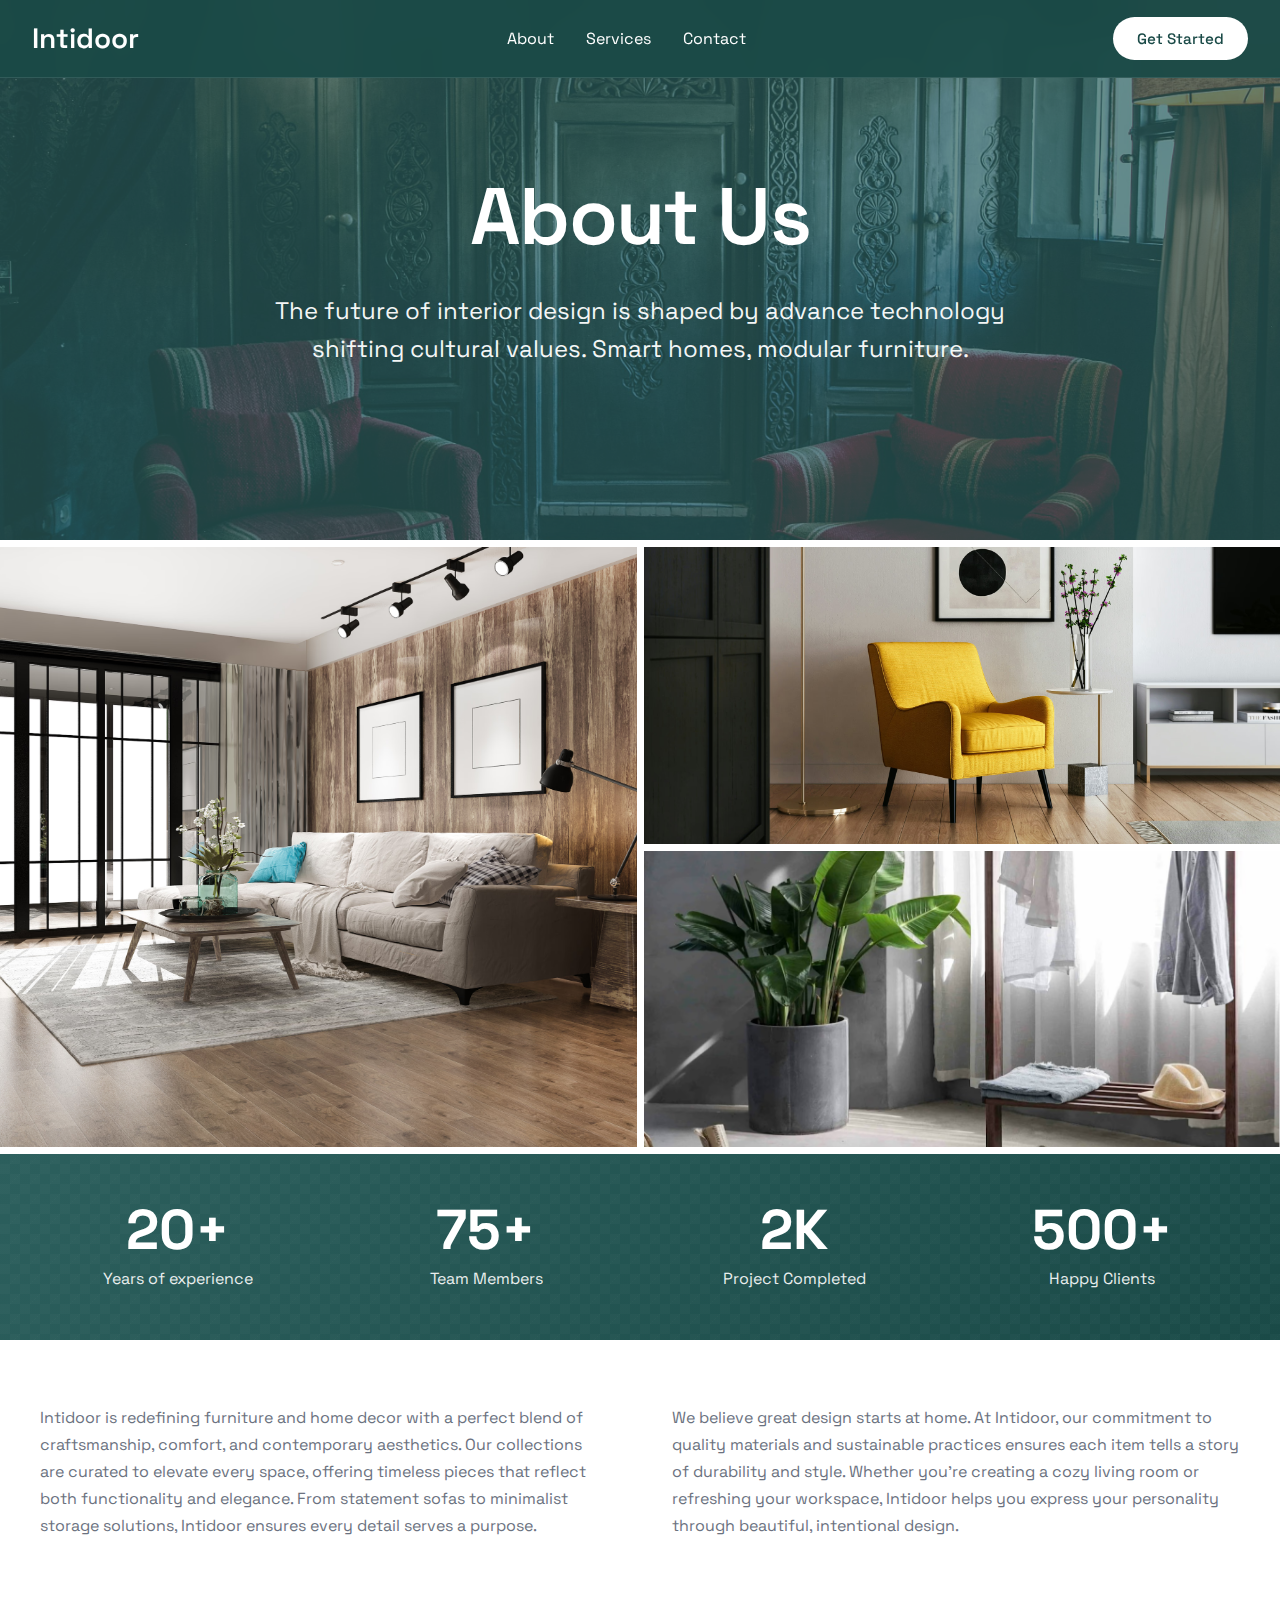
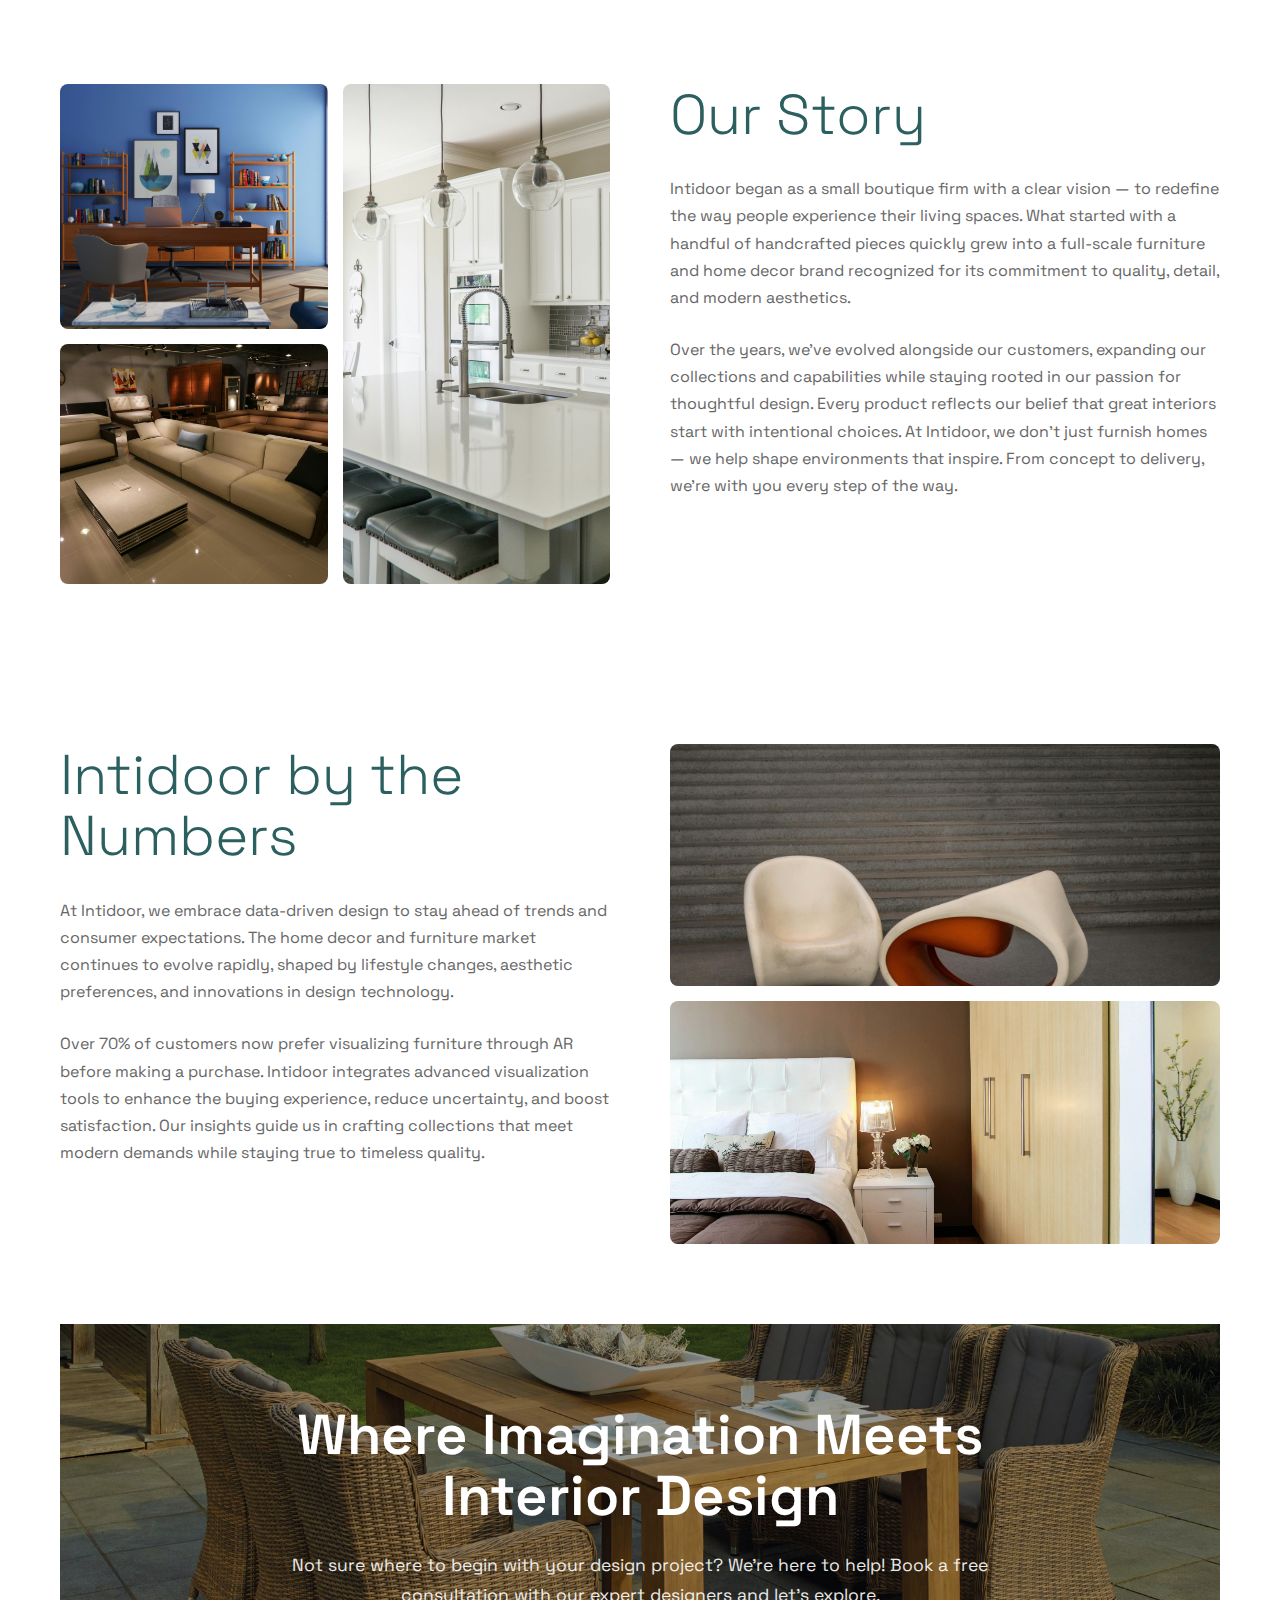
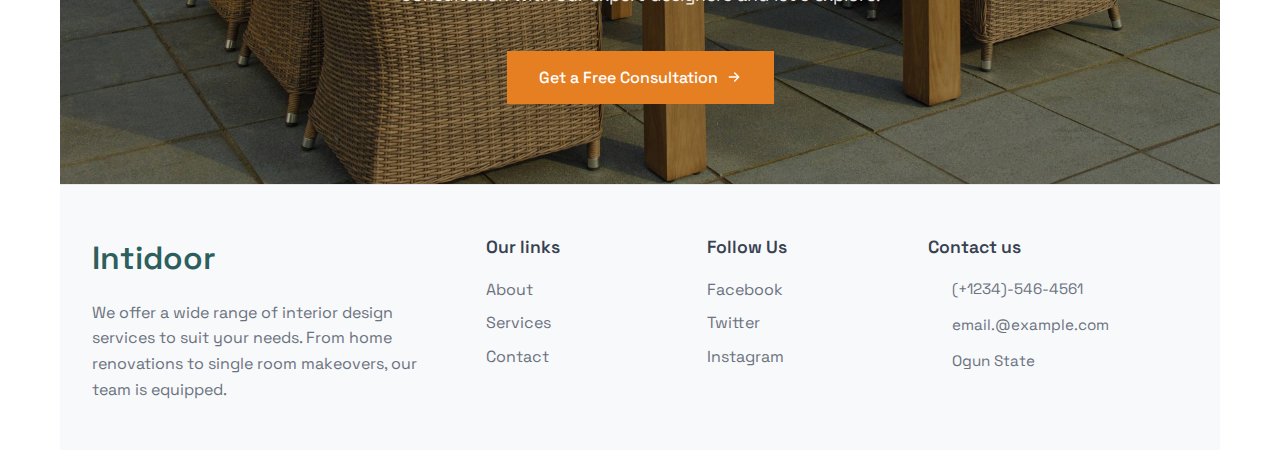
<file: about.html>
<!DOCTYPE html>
<html lang="en">
<head>
  <meta charset="UTF-8">
  <meta name="viewport" content="width=device-width, initial-scale=1.0">
  <title>About Us Section</title>
  <link rel="preconnect" href="https://fonts.googleapis.com">
  <link rel="preconnect" href="https://fonts.gstatic.com" crossorigin>
  <link href="https://fonts.googleapis.com/css2?family=Space+Grotesk:wght@300;400;500;600;700&display=swap" rel="stylesheet">
  <link rel="stylesheet" href="style.css">
  <link rel="stylesheet" href="about.css">
  <style>
    /* Reset and Base Styles */
   
  </style>
</head>
<body>
    <header class="header">
        <nav class="nav">
            <div class="nav-brand">
                <a href="index.html"><h1 class="logo">Intidoor</h1></a>
            </div>
            <ul class="nav-menu">
                <li class="nav-item">
                    <a href="about.html" class="nav-link">About</a>
                </li>
                <li class="nav-item">
                    <a href="#" class="nav-link">Services</a>
                </li>
                <li class="nav-item">
                    <a href="#" class="nav-link">Contact</a>
                </li>
            </ul>
            <button class="get-started-btn">Get Started</button>
            <button class="mobile-menu-btn">
                <span></span>
                <span></span>
                <span></span>
            </button>
        </nav>
    </header>
  <!-- About Us Section -->
  <section class="about-us-section">
    <div class="about-content">
      <h1 class="about-title">About Us</h1>
      <p class="about-description">
        The future of interior design is shaped by advance technology shifting cultural values. Smart homes, modular furniture.
      </p>
    </div>
  </section>
  
  <!-- Interior Design Showcase Section -->
  <section class="interior-showcase-section">
    
    <!-- Image Gallery - First on Desktop -->
    <div class="showcase-image-gallery">
      <div class="gallery-image-large">
        <img 
          src="imgs/img1.avif" 
          alt="Modern living room with gray sofa, wood accent wall, and large windows" 
          class="showcase-image"
        >
      </div>
      <div class="gallery-image-small">
        <img 
          src="imgs/imgs2.avif" 
          alt="Contemporary room with yellow accent chair and built-in shelving" 
          class="showcase-image"
        >
      </div>
      <div class="gallery-image-small">
        <img 
          src="imgs/imgs3.avif" 
          alt="Minimalist space with large plant and wooden furniture" 
          class="showcase-image"
        >
      </div>
    </div>

    <!-- Statistics Section - Second on Desktop, Second on Mobile -->
    <section class="statistics-section">
      <div class="statistics-container">
        <div class="statistic-item">
          <span class="statistic-number">20+</span>
          <span class="statistic-label">Years of experience</span>
        </div>
        <div class="statistic-item">
          <span class="statistic-number">75+</span>
          <span class="statistic-label">Team Members</span>
        </div>
        <div class="statistic-item">
          <span class="statistic-number">2K</span>
          <span class="statistic-label">Project Completed</span>
        </div>
        <div class="statistic-item">
          <span class="statistic-number">500+</span>
          <span class="statistic-label">Happy Clients</span>
        </div>
      </div>
    </section>

    <!-- Content Description Section - Third on Desktop, First on Mobile -->
    <section class="content-description-section">
        <div class="description-container">
          <div class="description-column">
            <p class="description-text">
              Intidoor is redefining furniture and home decor with a perfect blend of craftsmanship, comfort, and contemporary aesthetics. Our collections are curated to elevate every space, offering timeless pieces that reflect both functionality and elegance. From statement sofas to minimalist storage solutions, Intidoor ensures every detail serves a purpose.
            </p>
          </div>
          <div class="description-column">
            <p class="description-text">
              We believe great design starts at home. At Intidoor, our commitment to quality materials and sustainable practices ensures each item tells a story of durability and style. Whether you're creating a cozy living room or refreshing your workspace, Intidoor helps you express your personality through beautiful, intentional design.
            </p>
          </div>
        </div>
      </section>
      
      
    </div>

  </section>
  <div class="website-container">
    <!-- Our Story Journey Section -->
    <section class="story-section">
        <div class="story-content">
            <h2 class="section-title">Our Story</h2>
            <p class="section-text">
              Intidoor began as a small boutique firm with a clear vision — to redefine the way people experience their living spaces. What started with a handful of handcrafted pieces quickly grew into a full-scale furniture and home decor brand recognized for its commitment to quality, detail, and modern aesthetics.
            </p>
            <p class="section-text">
              Over the years, we've evolved alongside our customers, expanding our collections and capabilities while staying rooted in our passion for thoughtful design. Every product reflects our belief that great interiors start with intentional choices. At Intidoor, we don’t just furnish homes — we help shape environments that inspire. From concept to delivery, we’re with you every step of the way.
            </p>
          </div>
          
        <div class="story-images">
            <div class="story-image-grid">
                <div class="story-image-item story-image-top">
                    <img src="imgs/img6.jpg" alt="Blue armchair in modern room">
                </div>
                <div class="story-image-item story-image-bottom">
                    <img src="imgs/img7.jpg" alt="Minimalist staircase and console">
                </div>
                <div class="story-image-item story-image-large">
                    <img src="imgs/img4.jpg" alt="Modern workspace with copper lamp">
                </div>
            </div>
        </div>
    </section>

    <!-- Statistics Section -->
    <section class="statistics-section2">
        <div class="statistics-content">
            <h2 class="section-title">Intidoor by the Numbers</h2>
            <p class="section-text">
              At Intidoor, we embrace data-driven design to stay ahead of trends and consumer expectations. The home decor and furniture market continues to evolve rapidly, shaped by lifestyle changes, aesthetic preferences, and innovations in design technology.
            </p>
            <p class="section-text">
              Over 70% of customers now prefer visualizing furniture through AR before making a purchase. Intidoor integrates advanced visualization tools to enhance the buying experience, reduce uncertainty, and boost satisfaction. Our insights guide us in crafting collections that meet modern demands while staying true to timeless quality.
            </p>
          </div>
          
        <div class="statistics-images">
            <div class="statistics-image-grid">
                <div class="statistics-image-item">
                    <img src="imgs/img3.jpg" alt="Modern room with wooden ceiling and round mirror">
                </div>
                <div class="statistics-image-item">
                    <img src="imgs/img5.jpg" alt="Dark console with framed artwork">
                </div>
            </div>
        </div>
    </section>
    <!-- CTA hero2 Section -->
  <section class="cta-hero2">
    <div class="container">
      <div class="hero2-content">
        <div class="hero2-text">
          <h2 class="hero2-title">Where Imagination Meets Interior Design</h2>
          <p class="hero2-description">
            Not sure where to begin with your design project? We're here to help! Book a free consultation with our expert designers and let's explore.
          </p>
          <button class="cta-button">
            Get a Free Consultation
            <svg class="button-icon" width="16" height="16" viewBox="0 0 16 16" fill="none">
              <path d="M3.33334 8H12.6667M12.6667 8L8.66668 4M12.6667 8L8.66668 12" stroke="currentColor" stroke-width="1.5" stroke-linecap="round" stroke-linejoin="round"/>
            </svg>
          </button>
        </div>
        <div class="hero2-image">
          <img src="imgs/pexels-jvdm-1457842.jpg" alt="Modern beige sofa in contemporary interior" class="hero2-img">
        </div>
      </div>
    </div>
  </section>

  <!-- Footer -->
  <footer class="footer">
    <div class="container">
      <div class="footer-grid">
        <div class="footer-brand">
          <h3 class="brand-name">Intidoor</h3>
          <p class="brand-description">
            We offer a wide range of interior design services to suit your needs. From home renovations to single room makeovers, our team is equipped.
          </p>
        </div>

        <div class="footer-links">
          <h4 class="footer-heading">Our links</h4>
          <ul class="link-list">
            <li><a href="#" class="footer-link">About</a></li>
            <li><a href="#" class="footer-link">Services</a></li>
            <li><a href="#" class="footer-link">Contact</a></li>
          </ul>
        </div>

        <div class="footer-social">
          <h4 class="footer-heading">Follow Us</h4>
          <ul class="link-list">
            <li><a href="#" class="footer-link">Facebook</a></li>
            <li><a href="#" class="footer-link">Twitter</a></li>
            <li><a href="#" class="footer-link">Instagram</a></li>
          </ul>
        </div>

        <div class="footer-contact">
          <h4 class="footer-heading">Contact us</h4>
          <div class="contact-info">
            <div class="contact-item">
              <i data-lucide="phone" class="contact-icon"></i>
              <span>(+1234)-546-4561</span>
            </div>
            <div class="contact-item">
              <i data-lucide="mail" class="contact-icon"></i>
              <span>email.@example.com</span>
            </div>
            <div class="contact-item">
              <i data-lucide="map-pin" class="contact-icon"></i>
              <span>Ogun State</span>
            </div>
          </div>
        </div>
      </div>
    </div>
  </footer>
<script src="script.js"></script>
</body>
</html>
</file>
<file: style.css>
* {
    margin: 0;
    padding: 0;
    box-sizing: border-box;
  }
  
  body {
    font-family: "Space Grotesk", sans-serif;
    background-color: #1a4a47;
    color: white;
    line-height: 1.6;
    overflow-x: hidden;
  }
  
  /* Header Styles */
  .header {
    position: fixed;
    top: 0;
    left: 0;
    right: 0;
    z-index: 1000;
    background-color: rgba(26, 74, 71, 0.95);
    backdrop-filter: blur(10px);
    border-bottom: 1px solid rgba(255, 255, 255, 0.1);
  }
  
  .nav {
    display: flex;
    align-items: center;
    justify-content: space-between;
    padding: 1rem 2rem;
    max-width: 1400px;
    margin: 0 auto;
    position: relative;
  }
  
  .logo {
    font-size: 1.75rem;
    font-weight: 600;
    color: white;
  }
  
  .nav-menu {
    display: flex;
    list-style: none;
    gap: 2rem;
    align-items: center;
  }
  
  .nav-link {
    color: white;
    text-decoration: none;
    font-weight: 400;
    font-size: 1rem;
    display: flex;
    align-items: center;
    gap: 0.5rem;
    transition: color 0.3s ease;
  }
  
  .nav-link:hover {
    color: #4fd1c7;
  }
  
  .dropdown-icon {
    transition: transform 0.3s ease;
  }
  
  .get-started-btn {
    background-color: white;
    color: #1a4a47;
    border: none;
    padding: 0.75rem 1.5rem;
    border-radius: 50px;
    font-family: "Space Grotesk", sans-serif;
    font-weight: 500;
    font-size: 0.95rem;
    cursor: pointer;
    transition: all 0.3s ease;
  }
  
  .get-started-btn:hover {
    background-color: #f0f0f0;
    transform: translateY(-1px);
  }
  
  .mobile-menu-btn {
    display: none;
    flex-direction: column;
    background: none;
    border: none;
    cursor: pointer;
    gap: 4px;
    padding: 8px;
  }
  
  .mobile-menu-btn span {
    width: 25px;
    height: 2px;
    background-color: white;
    transition: all 0.3s ease;
    transform-origin: center;
  }
  
  /* Mobile Menu Animation */
  .mobile-menu-open span:nth-child(1) {
    transform: rotate(45deg) translate(6px, 6px);
  }
  
  .mobile-menu-open span:nth-child(2) {
    opacity: 0;
  }
  
  .mobile-menu-open span:nth-child(3) {
    transform: rotate(-45deg) translate(6px, -6px);
  }
  
  /* Main Content */
  .main {
    margin-top: 80px;
  }
  
  .hero {
    display: grid;
    grid-template-columns: 1fr 1fr;
    min-height: calc(100vh - 80px);
    align-items: center;
  }
  
  .hero-content {
    padding: 2rem 2rem 2rem 4rem;
    display: flex;
    align-items: center;
    min-height: calc(100vh - 80px);
  }
  
  .hero-text {
    max-width: 600px;
  }
  
  .hero-title {
    font-size: 4rem;
    font-weight: 600;
    line-height: 1.1;
    margin-bottom: 1.5rem;
    color: white;
  }
  
  .hero-description {
    font-size: 1.1rem;
    font-weight: 300;
    line-height: 1.6;
    margin-bottom: 2.5rem;
    color: rgba(255, 255, 255, 0.9);
    max-width: 500px;
  }
  
  .hero-buttons {
    display: flex;
    gap: 1rem;
    align-items: center;
  }
  
  .btn {
    padding: 0.875rem 2rem;
    border-radius: 50px;
    font-family: "Space Grotesk", sans-serif;
    font-weight: 500;
    font-size: 1rem;
    cursor: pointer;
    transition: all 0.3s ease;
    display: flex;
    align-items: center;
    gap: 0.5rem;
    text-decoration: none;
    border: 2px solid transparent;
  }
  
  .btn-primary {
    background-color: white;
    color: #1a4a47;
    border: 2px solid white;
  }
  
  .btn-primary:hover {
    background-color: transparent;
    color: white;
    transform: translateY(-2px);
  }
  
  .btn-secondary {
    background-color: transparent;
    color: white;
    border: 2px solid rgba(255, 255, 255, 0.3);
  }
  
  .btn-secondary:hover {
    border-color: white;
    background-color: rgba(255, 255, 255, 0.1);
    transform: translateY(-2px);
  }
  
  .btn-icon {
    transition: transform 0.3s ease;
  }
  
  .btn-secondary:hover .btn-icon {
    transform: translateX(4px);
  }
  
  .hero-image {
    position: relative;
    height: calc(100vh - 80px);
    overflow: hidden;
  }
  
  .hero-img {
    width: 100%;
    height: 100%;
    object-fit: cover;
    object-position: center;
  }
  
  /* Mobile Menu Styles */
  .nav-menu-open {
    display: flex !important;
    position: absolute;
    top: 100%;
    left: 0;
    right: 0;
    background-color: rgba(26, 74, 71, 0.98);
    backdrop-filter: blur(10px);
    flex-direction: column;
    padding: 2rem;
    gap: 1.5rem;
    border-top: 1px solid rgba(255, 255, 255, 0.1);
    animation: slideDown 0.3s ease-out;
    box-shadow: 0 4px 20px rgba(0, 0, 0, 0.3);
  }
  
  @keyframes slideDown {
    from {
      opacity: 0;
      transform: translateY(-10px);
    }
    to {
      opacity: 1;
      transform: translateY(0);
    }
  }
  
  /* Responsive Design */
  @media (max-width: 1200px) {
    .hero-title {
      font-size: 3.5rem;
    }
  
    .hero-content {
      padding: 2rem;
    }
  }
  
  @media (max-width: 968px) {
    .nav-menu {
      display: none;
    }
  
    .mobile-menu-btn {
      display: flex;
    }
  
    .hero {
      grid-template-columns: 1fr;
      grid-template-rows: auto 1fr;
    }
  
    .hero-content {
      padding: 3rem 2rem;
      min-height: auto;
      order: 2;
    }
  
    .hero-image {
      height: 50vh;
      order: 1;
    }
  
    .hero-title {
      font-size: 3rem;
    }
  
    .hero-buttons {
      flex-direction: column;
      align-items: stretch;
    }
  
    .btn {
      justify-content: center;
    }
  
    .nav-menu-open .nav-link {
      padding: 0.75rem 0;
      font-size: 1.1rem;
      justify-content: center;
    }
  }
  
  @media (max-width: 768px) {
    .nav {
      padding: 1rem;
    }
  
    .logo {
      font-size: 1.5rem;
    }
  
    .get-started-btn {
      padding: 0.625rem 1.25rem;
      font-size: 0.9rem;
    }
  
    .hero-title {
      font-size: 2.5rem;
    }
  
    .hero-description {
      font-size: 1rem;
    }
  
    .hero-content {
      padding: 2rem 1.5rem;
    }
  }
  
  @media (max-width: 480px) {
    .hero-title {
      font-size: 2rem;
    }
  
    .hero-content {
      padding: 1.5rem 1rem;
    }
  
    .btn {
      padding: 0.75rem 1.5rem;
      font-size: 0.95rem;
    }
  
    .nav-menu-open {
      padding: 1.5rem;
    }
  }
  
  /* Smooth scrolling */
  html {
    scroll-behavior: smooth;
  }
  
  /* Focus states for accessibility */
  .nav-link:focus,
  .get-started-btn:focus,
  .btn:focus {
    outline: 2px solid #4fd1c7;
    outline-offset: 2px;
  }

   /* Interior Design About Component */
   .interior-about-component {
    padding: 5rem 2rem;
    max-width: 1700px;
    margin: 0 auto;
    line-height: 1.6;
    color: #333;
    background-color: #f8f9fa;
  }

  /* Desktop Layout */
  .component-wrapper {
    display: grid;
    grid-template-columns: 1fr 1fr;
    grid-template-rows: auto 1fr;
    gap: 4rem 4rem;
    grid-template-areas: 
      "heading description"
      "large-image right-content";
  }

  /* Heading Section */
  .heading-section {
    grid-area: heading;
    align-self: start;
  }

  .main-heading {
    font-size: 4rem;
    font-weight: 600;
    line-height: 1.1;
    color: #2c5f5d;
    margin: 0;
  }

  /* Description Section */
  .description-section {
    grid-area: description;
    align-self: start;
    padding-top: 1rem;
  }

  .description-text {
    font-size: 1.1rem;
    line-height: 1.7;
    color: #6b7280;
    font-weight: 400;
    margin: 0;
  }

  /* Large Image Section */
  .large-image-section {
    grid-area: large-image;
  }

  .large-image-container {
    border-radius: 12px;
    overflow: hidden;
    box-shadow: 0 8px 32px rgba(0, 0, 0, 0.1);
    height: 100%;
  }

  .large-image {
    width: 100%;
    height: 500px;
    object-fit: cover;
    transition: transform 0.3s ease;
  }

  .large-image:hover {
    transform: scale(1.02);
  }

  /* Right Content Section */
  .right-content {
    grid-area: right-content;
    display: flex;
    flex-direction: column;
    gap: 2rem;
  }

  /* Small Image */
  .small-image-container {
    border-radius: 12px;
    overflow: hidden;
    box-shadow: 0 8px 32px rgba(0, 0, 0, 0.1);
  }

  .small-image {
    width: 100%;
    height: 280px;
    object-fit: cover;
    transition: transform 0.3s ease;
  }

  .small-image:hover {
    transform: scale(1.02);
  }

  /* Stats Container - Always Horizontal */
  .stats-container {
    background: linear-gradient(135deg, #2c5f5d 0%, #1a4a47 100%);
    padding: 3rem 2.5rem;
    border-radius: 16px;
    display: grid;
    grid-template-columns: repeat(3, 1fr);
    gap: 2rem;
    color: white;
    box-shadow: 0 12px 40px rgba(44, 95, 93, 0.3);
    transition: transform 0.3s ease;
  }

  .stats-container:hover {
    transform: translateY(-2px);
  }

  .stat-item {
    text-align: center;
  }

  .stat-number {
    font-size: 3rem;
    font-weight: 700;
    margin-bottom: 0.5rem;
    color: white;
  }

  .stat-label {
    font-size: 1rem;
    font-weight: 400;
    color: rgba(255, 255, 255, 0.9);
    line-height: 1.4;
  }

  /* Responsive Design */
  @media (max-width: 1200px) {
    .main-heading {
      font-size: 3.5rem;
    }

    .component-wrapper {
      gap: 3rem;
    }

    .large-image {
      height: 450px;
    }
  }

  @media (max-width: 968px) {
    .interior-about-component {
      padding: 3rem 1.5rem;
    }

    /* Mobile Layout: Heading -> Paragraph -> Images -> Stats */
    .component-wrapper {
      display: block;
    }

    .heading-section {
      margin-bottom: 2rem;
      text-align: center;
    }

    .main-heading {
      font-size: 3rem;
    }

    .description-section {
      margin-bottom: 3rem;
      padding-top: 0;
    }

    .large-image-section {
      margin-bottom: 2rem;
    }

    .large-image {
      height: 300px;
    }

    .small-image {
      height: 300px;
    }

    .right-content {
      gap: 2rem;
    }

    /* Stats stay horizontal on mobile */
    .stats-container {
      padding: 2.5rem 1.5rem;
      gap: 1rem;
    }

    .stat-number {
      font-size: 2.2rem;
    }

    .stat-label {
      font-size: 0.9rem;
    }
  }

  @media (max-width: 768px) {
    .interior-about-component {
      padding: 2rem 1rem;
    }

    .main-heading {
      font-size: 2.5rem;
    }

    .description-text {
      font-size: 1rem;
    }

    .stats-container {
      padding: 2rem 1rem;
      gap: 0.5rem;
    }

    .stat-number {
      font-size: 1.8rem;
    }

    .stat-label {
      font-size: 0.8rem;
    }
  }

  @media (max-width: 480px) {
    .main-heading {
      font-size: 2rem;
    }

    .description-text {
      font-size: 0.95rem;
      line-height: 1.6;
    }

    .large-image,
    .small-image {
      height: 250px;
    }

    .stats-container {
      padding: 1.5rem 0.5rem;
      gap: 0.25rem;
    }

    .stat-number {
      font-size: 1.5rem;
    }

    .stat-label {
      font-size: 0.75rem;
      line-height: 1.2;
    }
  }

  /* Accessibility and Focus States */
  .large-image:focus,
  .small-image:focus {
    outline: 3px solid #2c5f5d;
    outline-offset: 4px;
  }

  /* Interior Design Services Section */
  .services-section {
    padding: 5rem 2rem;
    max-width: 1700px;
    margin: 0 auto;
    line-height: 1.6;
      color: #333;
      background-color: #f8f9fa;
  }

  /* Header */
  .services-header {
    text-align: center;
    margin-bottom: 4rem;
  }

  .services-title {
    font-size: 4rem;
    font-weight: 600;
    line-height: 1.2;
    color: #2c5f5d;
    margin-bottom: 2rem;
  }

  .services-description {
    font-size: 1.1rem;
    line-height: 1.7;
    color: #6b7280;
    font-weight: 400;
    max-width: 600px;
    margin: 0 auto;
  }

  /* Services Grid */
  .services-grid {
    display: grid;
    grid-template-columns: repeat(3, 1fr);
    gap: 2rem;
  }

  /* Service Card */
  .service-card {
    position: relative;
    border-radius: 16px;
    overflow: hidden;
    box-shadow: 0 10px 30px rgba(0, 0, 0, 0.1);
    transition: transform 0.3s ease, box-shadow 0.3s ease;
    cursor: pointer;
    height: 400px;
  }

  .service-card:hover {
    transform: translateY(-5px);
    box-shadow: 0 20px 40px rgba(0, 0, 0, 0.15);
  }

  .service-image {
    width: 100%;
    height: 100%;
    object-fit: cover;
    transition: transform 0.3s ease;
  }

  .service-card:hover .service-image {
    transform: scale(1.05);
  }

  /* Service Card Overlay */
  .service-overlay {
    position: absolute;
    bottom: 0;
    left: 0;
    right: 0;
    background: linear-gradient(transparent, rgba(0, 0, 0, 0.7));
    padding: 3rem 2rem 2rem;
    color: white;
  }

  .service-name {
    font-size: 1.5rem;
    font-weight: 600;
    color: white;
    margin: 0;
  }

  /* Responsive Design */
  @media (max-width: 1200px) {
    .services-title {
      font-size: 3.5rem;
    }

    .services-grid {
      gap: 1.5rem;
    }
  }

  @media (max-width: 968px) {
    .services-section {
      padding: 3rem 1.5rem;
    }

    .services-title {
      font-size: 3rem;
    }

    .services-header {
      margin-bottom: 3rem;
    }

    .services-grid {
      grid-template-columns: 1fr;
      gap: 2rem;
    }

    .service-card {
      height: 350px;
    }
  }

  @media (max-width: 768px) {
    .services-section {
      padding: 2rem 1rem;
    }

    .services-title {
      font-size: 2.5rem;
    }

    .services-description {
      font-size: 1rem;
    }

    .service-card {
      height: 300px;
    }

    .service-overlay {
      padding: 2rem 1.5rem 1.5rem;
    }

    .service-name {
      font-size: 1.3rem;
    }
  }

  @media (max-width: 480px) {
    .services-title {
      font-size: 2rem;
    }

    .services-description {
      font-size: 0.95rem;
      line-height: 1.6;
    }

    .service-card {
      height: 280px;
    }

    .service-overlay {
      padding: 1.5rem 1rem 1rem;
    }

    .service-name {
      font-size: 1.2rem;
    }
  }

  /* Accessibility */
  .service-card:focus {
    outline: 3px solid #2c5f5d;
    outline-offset: 4px;
  }

  .service-card:focus-visible {
    outline: 3px solid #2c5f5d;
    outline-offset: 4px;
  }

  .container {
    max-width: 1400px;
    margin: 0 auto;
    padding: 0 2rem;
  }
  
  /* FAQ Section */
  .faq-section {
    padding: 5rem 0;
    background-color: #f8f9fa;
  }
  
  .faq-grid {
    display: grid;
    grid-template-columns: 1fr 1fr;
    gap: 4rem;
    align-items: start;
  }
  
  .faq-header {
    padding-right: 2rem;
  }
  
  .faq-title {
    font-size: 4rem;
    font-weight: 600;
    line-height: 1.1;
    color: #2c5f5d;
    margin-bottom: 2rem;
  }
  
  .faq-description {
    font-size: 1.1rem;
    line-height: 1.7;
    color: #6b7280;
    font-weight: 400;
  }
  
  .faq-list {
    display: flex;
    flex-direction: column;
    gap: 1rem;
  }
  
  .faq-item {
    background: white;
    border: 1px solid #e5e7eb;
    overflow: hidden;
    transition: all 0.3s ease;
  }
  
  .faq-item:hover {
    box-shadow: 0 2px 8px rgba(0, 0, 0, 0.1);
  }
  
  .faq-item.active {
    background-color: #e0f2f1;
    border: 1px solid #e0f2f1;
  }
  
  .faq-question {
    width: 100%;
    padding: 1.5rem 2rem;
    background: none;
    border: none;
    text-align: left;
    font-family: inherit;
    font-size: 1.1rem;
    font-weight: 500;
    color: #2c5f5d;
    cursor: pointer;
    display: flex;
    justify-content: space-between;
    align-items: center;
    transition: all 0.3s ease;
  }
  
  .faq-question:hover {
    background-color: rgba(224, 242, 241, 0.5);
  }
  
  .faq-item.active .faq-question {
    background-color: #e0f2f1;
    color: #2c5f5d;
  }
  
  .faq-icon {
    font-size: 1.5rem;
    font-weight: 300;
    color: #2c5f5d;
    transition: transform 0.3s ease;
  }
  
  .faq-item.active .faq-icon {
    transform: rotate(45deg);
  }
  
  .faq-answer {
    max-height: 0;
    overflow: hidden;
    transition: max-height 0.3s ease;
    background-color: #e0f2f1;
  }
  
  .faq-item.active .faq-answer {
    max-height: 200px;
  }
  
  .faq-answer p {
    padding: 0 2rem 1.5rem;
    color: #374151;
    line-height: 1.6;
    font-size: 1rem;
  }
  
  /* Working Process Section */
  .process-section {
    padding: 5rem 0;
    background-color: #f8f9fa;
  }
  
  .process-grid {
    display: grid;
    grid-template-columns: 1fr 1fr;
    gap: 4rem;
    align-items: stretch;
  }
  
  .process-content {
    padding-right: 2rem;
    display: flex;
    flex-direction: column;
    justify-content: center;
  }
  
  .process-title {
    font-size: 3.5rem;
    font-weight: 600;
    line-height: 1.1;
    color: #2c5f5d;
    margin-bottom: 1.5rem;
  }
  
  .process-description {
    font-size: 1rem;
    line-height: 1.6;
    color: #6b7280;
    font-weight: 400;
    margin-bottom: 2.5rem;
  }
  
  .process-steps {
    display: flex;
    flex-direction: column;
    gap: 2.5rem;
  }
  
  .process-step {
    display: flex;
    gap: 1.5rem;
    align-items: flex-start;
  }
  
  .step-number {
    background-color: #e67e22;
    color: white;
    width: 3rem;
    height: 3rem;
    border-radius: 50%;
    display: flex;
    align-items: center;
    justify-content: center;
    font-size: 1.25rem;
    font-weight: 600;
    flex-shrink: 0;
  }
  
  .step-content {
    flex: 1;
  }
  
  .step-title {
    font-size: 1.3rem;
    font-weight: 600;
    color: #374151;
    margin-bottom: 0.5rem;
  }
  
  .step-description {
    font-size: 0.95rem;
    line-height: 1.5;
    color: #6b7280;
  }
  
  .process-image-container {
    position: relative;
    border-radius: 16px;
    overflow: hidden;
    box-shadow: 0 10px 30px rgba(0, 0, 0, 0.1);
  }
  
  .process-image {
    width: 100%;
    height: 600px;
    object-fit: cover;
    transition: transform 0.3s ease;
  }
  
  .process-image-container:hover .process-image {
    transform: scale(1.02);
  }
  
  .experience-overlay {
    position: absolute;
    bottom: 2rem;
    right: 2rem;
    background-color: white;
    padding: 2rem;
    border-radius: 12px;
    box-shadow: 0 8px 24px rgba(0, 0, 0, 0.15);
    text-align: center;
    min-width: 180px;
  }
  
  .experience-number {
    font-size: 3rem;
    font-weight: 700;
    color: #e67e22;
    line-height: 1;
    margin-bottom: 0.5rem;
  }
  
  .experience-text {
    font-size: 1rem;
    font-weight: 500;
    color: #374151;
    line-height: 1.2;
  }
  
  /* Responsive Design for Process Section */
  @media (max-width: 1200px) {
    .process-title {
      font-size: 3rem;
    }
  
    .process-grid {
      gap: 3rem;
    }
  
    .process-image {
      height: 500px;
    }
  }
  
  @media (max-width: 968px) {
    .process-grid {
      grid-template-columns: 1fr;
      gap: 3rem;
      align-items: start;
    }
  
    .process-content {
      padding-right: 0;
      text-align: center;
    }
  
    .process-title {
      font-size: 2.5rem;
    }
  
    .process-steps {
      gap: 2rem;
    }
  
    .process-image {
      height: 400px;
    }
  
    .experience-overlay {
      bottom: 1.5rem;
      right: 1.5rem;
      padding: 1.5rem;
      min-width: 150px;
    }
  
    .experience-number {
      font-size: 2.5rem;
    }
  }
  
  @media (max-width: 768px) {
    .process-section {
      padding: 3rem 0;
    }
  
    .process-title {
      font-size: 2.2rem;
    }
  
    .process-description {
      font-size: 0.95rem;
    }
  
    .step-number {
      width: 2.5rem;
      height: 2.5rem;
      font-size: 1.1rem;
    }
  
    .step-title {
      font-size: 1.2rem;
    }
  
    .step-description {
      font-size: 0.9rem;
    }
  
    .process-image {
      height: 350px;
    }
  
    .experience-overlay {
      bottom: 1rem;
      right: 1rem;
      padding: 1.25rem;
      min-width: 130px;
    }
  
    .experience-number {
      font-size: 2rem;
    }
  
    .experience-text {
      font-size: 0.9rem;
    }
  }
  
  @media (max-width: 480px) {
    .process-title {
      font-size: 1.8rem;
    }
  
    .process-description {
      font-size: 0.9rem;
    }
  
    .process-step {
      gap: 1rem;
    }
  
    .step-number {
      width: 2.25rem;
      height: 2.25rem;
      font-size: 1rem;
    }
  
    .step-title {
      font-size: 1.1rem;
    }
  
    .step-description {
      font-size: 0.85rem;
    }
  
    .process-image {
      height: 300px;
    }
  
    .experience-overlay {
      padding: 1rem;
      min-width: 120px;
    }
  
    .experience-number {
      font-size: 1.8rem;
    }
  
    .experience-text {
      font-size: 0.85rem;
    }
  }
  
  /* CTA hero2 Section */
  .cta-hero2 {
    background-image: linear-gradient(rgba(0, 0, 0, 0.4), rgba(0, 0, 0, 0.4)),
      url("imgs/pexels-marianne-67058-238377.jpg");
    background-size: cover;
    background-position: center;
    background-repeat: no-repeat;
    padding: 5rem 0;
    position: relative;
    overflow: hidden;
  }
  
  .hero2-content {
    display: grid;
    grid-template-columns: 1fr;
    gap: 2rem;
    align-items: center;
    text-align: center;
  }
  
  .hero2-text {
    color: white;
    max-width: 800px;
    margin: 0 auto;
  }
  
  .hero2-title {
    font-size: 3.5rem;
    font-weight: 600;
    line-height: 1.1;
    margin-bottom: 1.5rem;
  }
  
  .hero2-description {
    font-size: 1.1rem;
    line-height: 1.7;
    margin-bottom: 2.5rem;
    opacity: 0.9;
  }
  
  .cta-button {
    background-color: #e67e22;
    color: white;
    border: none;
    padding: 1rem 2rem;
    font-family: inherit;
    font-size: 1rem;
    font-weight: 500;
    cursor: pointer;
    display: inline-flex;
    align-items: center;
    gap: 0.5rem;
    transition: all 0.3s ease;
  }
  
  .cta-button:hover {
    background-color: #d35400;
    transform: translateY(-2px);
  }
  
  .button-icon {
    transition: transform 0.3s ease;
  }
  
  .cta-button:hover .button-icon {
    transform: translateX(4px);
  }
  
  .hero2-image {
    display: none;
  }
  
  /* Footer */
  .footer {
    background-color: #f8f9fa;
    padding: 3rem 0;
    border-top: 1px solid #e5e7eb;
  }
  
  .footer-grid {
    display: grid;
    grid-template-columns: 2fr 1fr 1fr 1.5fr;
    gap: 3rem;
  }
  
  .brand-name {
    font-size: 2rem;
    font-weight: 600;
    color: #2c5f5d;
    margin-bottom: 1rem;
  }
  
  .brand-description {
    color: #6b7280;
    line-height: 1.6;
  }
  
  .footer-heading {
    font-size: 1.1rem;
    font-weight: 600;
    color: #374151;
    margin-bottom: 1rem;
  }
  
  .link-list {
    list-style: none;
    display: flex;
    flex-direction: column;
    gap: 0.5rem;
  }
  
  .footer-link {
    color: #6b7280;
    text-decoration: none;
    transition: color 0.3s ease;
  }
  
  .footer-link:hover {
    color: #2c5f5d;
  }
  
  .contact-info {
    display: flex;
    flex-direction: column;
    gap: 0.75rem;
  }
  
  .contact-item {
    display: flex;
    align-items: center;
    gap: 0.5rem;
    color: #6b7280;
    font-size: 0.95rem;
  }
  
  .contact-icon {
    width: 1rem;
    height: 1rem;
    color: #6b7280;
    flex-shrink: 0;
  }
  
  /* Responsive Design */
  @media (max-width: 1200px) {
    .faq-title {
      font-size: 3.5rem;
    }
  
    .hero2-title {
      font-size: 3rem;
    }
  }
  
  @media (max-width: 968px) {
    .container {
      padding: 0 1.5rem;
    }
  
    .faq-grid {
      grid-template-columns: 1fr;
      gap: 3rem;
    }
  
    .faq-header {
      padding-right: 0;
      text-align: center;
    }
  
    .hero2-content {
      grid-template-columns: 1fr;
      gap: 3rem;
    }
  
    .hero2-text {
      text-align: center;
    }
  
    .footer-grid {
      grid-template-columns: 1fr 1fr;
      gap: 2rem;
    }
  }
  
  @media (max-width: 768px) {
    .faq-section,
    .cta-hero2 {
      padding: 3rem 0;
    }
  
    .container {
      padding: 0 1rem;
    }
  
    .faq-title {
      font-size: 2.5rem;
    }
  
    .hero2-title {
      font-size: 2.5rem;
    }
  
    .faq-question {
      padding: 1.25rem 1.5rem;
      font-size: 1rem;
    }
  
    .faq-answer p {
      padding: 0 1.5rem 1.25rem;
    }
  
    .footer-grid {
      grid-template-columns: 1fr;
      gap: 2rem;
    }
  }
  
  @media (max-width: 480px) {
    .faq-title,
    .hero2-title {
      font-size: 2rem;
    }
  
    .faq-question {
      padding: 1rem;
      font-size: 0.95rem;
    }
  
    .cta-button {
      width: 100%;
      justify-content: center;
    }
  }
  
  /* Focus states for accessibility */
  .faq-question:focus,
  .cta-button:focus,
  .footer-link:focus {
    outline: 3px solid #2c5f5d;
    outline-offset: 2px;
  }
  
  .nav-brand a{
    text-decoration: none;
  }
</file>
<file: about.css>
* {
    margin: 0;
    padding: 0;
    box-sizing: border-box;
  }

  body {
    font-family: 'Space Grotesk', sans-serif;
    line-height: 1.6;
    color: #333;
    background-color: #fff;
  }

  /* About Us Section */
  .about-us-section {
    position: relative;
    height: 60vh;
    background-image: url('imgs/about-img.jpg');
    background-size: cover;
    background-position: center;
    background-repeat: no-repeat;
    display: flex;
    align-items: center;
    justify-content: center;
    overflow: hidden;
  }

  /* Green Translucent Overlay */
  .about-us-section::before {
    content: '';
    position: absolute;
    top: 0;
    left: 0;
    right: 0;
    bottom: 0;
    background-color: rgba(44, 95, 93, 0.7);
    z-index: 1;
  }

  /* Content Container */
  .about-content {
    position: relative;
    z-index: 2;
    text-align: center;
    color: white;
    max-width: 1000px;
    padding: 2rem;
  }

  /* Main Heading */
  .about-title {
    font-size: 5rem;
    font-weight: 600;
    margin-bottom: 2rem;
    line-height: 1.1;
    letter-spacing: -0.02em;
  }

  /* Description Text */
  .about-description {
    font-size: 1.5rem;
    font-weight: 400;
    line-height: 1.6;
    opacity: 0.95;
    max-width: 800px;
    margin: 0 auto;
  }

  /* Responsive Design */
  @media (max-width: 1200px) {
    .about-title {
      font-size: 4.5rem;
    }

    .about-description {
      font-size: 1.4rem;
    }
  }

  @media (max-width: 968px) {
    .about-us-section {
      min-height: 80vh;
    }

    .about-title {
      font-size: 4rem;
    }

    .about-description {
      font-size: 1.3rem;
    }

    .about-content {
      padding: 1.5rem;
    }
  }

  @media (max-width: 768px) {
    .about-us-section {
      min-height: 70vh;
    }

    .about-title {
      font-size: 3rem;
      margin-bottom: 1.5rem;
    }

    .about-description {
      font-size: 1.1rem;
    }

    .about-content {
      padding: 1rem;
    }
  }

  @media (max-width: 480px) {
    .about-us-section {
      min-height: 60vh;
    }

    .about-title {
      font-size: 2.5rem;
      margin-bottom: 1rem;
    }

    .about-description {
      font-size: 1rem;
      line-height: 1.5;
    }
  }

  /* Accessibility */
  @media (prefers-reduced-motion: reduce) {
    .about-us-section {
      background-attachment: scroll;
    }
  }

  /* High contrast mode support */
  @media (prefers-contrast: high) {
    .about-us-section::before {
      background-color: rgba(0, 0, 0, 0.8);
    }
  }


/* Main Container */
.interior-showcase-section {
    max-width: 1400px;
    margin: 0 auto;
    padding: 0;
    background-color: #fff;
  }

  /* Image Gallery Grid - First on Desktop */
  .showcase-image-gallery {
    display: grid;
    grid-template-columns: 1fr 1fr;
    grid-template-rows: 1fr 1fr;
    gap: 7px;
    height: 600px;
    order: 1;
    margin-top: 7px;
    margin-bottom: 7px;
  }

  .gallery-image-large {
    grid-row: 1 / 3;
    position: relative;
    overflow: hidden;
  }

  .gallery-image-small {
    position: relative;
    overflow: hidden;
  }

  .showcase-image {
    width: 100%;
    height: 100%;
    object-fit: cover;
    transition: transform 0.3s ease;
  }

  .gallery-image-large:hover .showcase-image,
  .gallery-image-small:hover .showcase-image {
    transform: scale(1.05);
  }

  /* Translucent Overlay Effect */
  .gallery-image-large::before,
  .gallery-image-small::before {
    content: '';
    position: absolute;
    top: 0;
    left: 0;
    right: 0;
    bottom: 0;
    background: linear-gradient(135deg, rgba(44, 95, 93, 0.1), rgba(44, 95, 93, 0.05));
    z-index: 1;
    opacity: 0;
    transition: opacity 0.3s ease;
  }

  .gallery-image-large:hover::before,
  .gallery-image-small:hover::before {
    opacity: 1;
  }

  /* Statistics Section - Second on Desktop */
  .statistics-section {
    background: linear-gradient(135deg, #2c5f5d, #1a4a47);
    padding: 3rem 2rem;
    position: relative;
    overflow: hidden;
    order: 2;
  }

  /* Subtle Pattern Overlay */
  .statistics-section::before {
    content: '';
    position: absolute;
    top: 0;
    left: 0;
    right: 0;
    bottom: 0;
    background-image: 
      linear-gradient(45deg, rgba(255,255,255,0.02) 25%, transparent 25%),
      linear-gradient(-45deg, rgba(255,255,255,0.02) 25%, transparent 25%),
      linear-gradient(45deg, transparent 75%, rgba(255,255,255,0.02) 75%),
      linear-gradient(-45deg, transparent 75%, rgba(255,255,255,0.02) 75%);
    background-size: 20px 20px;
    background-position: 0 0, 0 10px, 10px -10px, -10px 0px;
    z-index: 1;
  }

  .statistics-container {
    position: relative;
    z-index: 2;
    display: grid;
    grid-template-columns: repeat(4, 1fr);
    gap: 2rem;
    max-width: 1200px;
    margin: 0 auto;
  }

  .statistic-item {
    text-align: center;
    color: white;
  }

  .statistic-number {
    font-size: 3.5rem;
    font-weight: 700;
    line-height: 1;
    margin-bottom: 0.5rem;
    display: block;
  }

  .statistic-label {
    font-size: 1rem;
    font-weight: 400;
    opacity: 0.9;
    line-height: 1.3;
  }

  /* Content Description Section - Third on Desktop */
  .content-description-section {
    padding: 4rem 2rem;
    background-color: #fff;
    order: 3;
  }

  .description-container {
    max-width: 1200px;
    margin: 0 auto;
    display: grid;
    grid-template-columns: 1fr 1fr;
    gap: 4rem;
    align-items: start;
  }

  .description-text {
    font-size: 1rem;
    line-height: 1.7;
    color: #6b7280;
    font-weight: 400;
  }

  /* Responsive Design */
  @media (max-width: 1200px) {
    .interior-showcase-section {
      padding: 0 1rem;
    }

    .showcase-image-gallery {
      height: 500px;
    }

    .statistic-number {
      font-size: 3rem;
    }

    .description-container {
      gap: 3rem;
    }
  }

  /* Mobile Layout Changes - Reorder sections */
  @media (max-width: 968px) {
    .interior-showcase-section {
      display: flex;
      flex-direction: column;
    }

    /* Mobile Order: Description -> Statistics -> Images */
    .content-description-section {
      order: 1;
      padding: 3rem 1.5rem;
    }

    .statistics-section {
      order: 2;
    }

    .showcase-image-gallery {
      order: 3;
      grid-template-columns: 1fr;
      grid-template-rows: 300px 200px 200px;
      height: auto;
    }

    .gallery-image-large {
      grid-row: 1;
    }

    /* Statistics remain horizontal but with smaller text */
    .statistic-number {
      font-size: 2.5rem;
    }

    .statistic-label {
      font-size: 0.9rem;
    }

    .description-container {
      grid-template-columns: 1fr;
      gap: 2rem;
    }
  }

  @media (max-width: 768px) {
    .showcase-image-gallery {
      grid-template-rows: 250px 180px 180px;
    }

    .statistics-section {
      padding: 2.5rem 1.5rem;
    }

    /* Keep statistics horizontal with smaller spacing */
    .statistics-container {
      gap: 1rem;
    }

    .statistic-number {
      font-size: 2.2rem;
    }

    .statistic-label {
      font-size: 0.85rem;
    }

    .description-text {
      font-size: 0.95rem;
      line-height: 1.6;
    }
  }

  @media (max-width: 480px) {
    .showcase-image-gallery {
      grid-template-rows: 220px 160px 160px;
    }

    .statistics-section {
      padding: 2rem 1rem;
    }

    /* Statistics stay horizontal even on mobile */
    .statistics-container {
      gap: 0.5rem;
    }

    .statistic-number {
      font-size: 1.8rem;
    }

    .statistic-label {
      font-size: 0.75rem;
      line-height: 1.2;
    }

    .content-description-section {
      padding: 2rem 1rem;
    }

    .description-text {
      font-size: 0.9rem;
    }
  }

  /* Extra small screens - Statistics still horizontal */
  @media (max-width: 360px) {
    .statistics-container {
      gap: 0.25rem;
    }

    .statistic-number {
      font-size: 1.5rem;
    }

    .statistic-label {
      font-size: 0.7rem;
    }
  }

  /* Accessibility */
  @media (prefers-reduced-motion: reduce) {
    .showcase-image,
    .gallery-image-large::before,
    .gallery-image-small::before {
      transition: none;
    }
  }

  /* High contrast mode support */
  @media (prefers-contrast: high) {
    .statistics-section {
      background: #1a4a47;
    }
    
    .description-text {
      color: #374151;
    }
  }

  .website-container {
    max-width: 1200px;
    margin: 0 auto;
    padding: 0 20px;
}

/* Story Section */
.story-section {
    padding: 80px 0;
    display: flex;
    align-items: flex-start;
    gap: 60px;
}

.story-content {
    flex: 1;
    order: 2;
}

.story-images {
    flex: 1;
    order: 1;
}

.section-title {
    font-size: 3.5rem;
    font-weight: 300;
    color: #2c5f5f;
    margin-bottom: 30px;
    line-height: 1.1;
}

.section-text {
    font-size: 1rem;
    color: #666;
    margin-bottom: 25px;
    line-height: 1.7;
}

.story-image-grid {
    display: grid;
    grid-template-columns: 1fr 1fr;
    grid-template-rows: auto auto;
    gap: 15px;
    height: 500px;
}

.story-image-item {
    border-radius: 8px;
    overflow: hidden;
}

.story-image-item img {
    width: 100%;
    height: 100%;
    object-fit: cover;
}

.story-image-large {
    grid-row: span 2;
}

.story-image-top {
    grid-column: 1;
    grid-row: 1;
}

.story-image-bottom {
    grid-column: 1;
    grid-row: 2;
}

/* Statistics Section */
.statistics-section2 {
    padding: 80px 0;
    display: flex;
    align-items: flex-start;
    gap: 60px;
}

.statistics-content {
    flex: 1;
    order: 1;
}

.statistics-images {
    flex: 1;
    order: 2;
}

.statistics-image-grid {
    display: flex;
    flex-direction: column;
    gap: 15px;
    height: 500px;
}

.statistics-image-item {
    border-radius: 8px;
    overflow: hidden;
    flex: 1;
}

.statistics-image-item img {
    width: 100%;
    height: 100%;
    object-fit: cover;
}

/* Mobile Responsive */
@media (max-width: 768px) {
    .website-container {
        padding: 0 15px;
    }

    .story-section,
    .statistics-section2 {
        flex-direction: column;
        gap: 40px;
        padding: 60px 0;
    }

    .story-content,
    .statistics-content {
        order: 1;
    }

    .story-images,
    .statistics-images {
        order: 2;
    }

    .section-title {
        font-size: 2.5rem;
        margin-bottom: 20px;
    }

    .section-text {
        font-size: 0.95rem;
        margin-bottom: 20px;
    }

    .story-image-grid,
    .statistics-image-grid {
        height: 400px;
    }
}

@media (max-width: 480px) {
    .section-title {
        font-size: 2rem;
    }

    .story-image-grid,
    .statistics-image-grid {
        height: 350px;
    }

    .story-section,
    .statistics-section2 {
        padding: 40px 0;
    }
}
</file>
